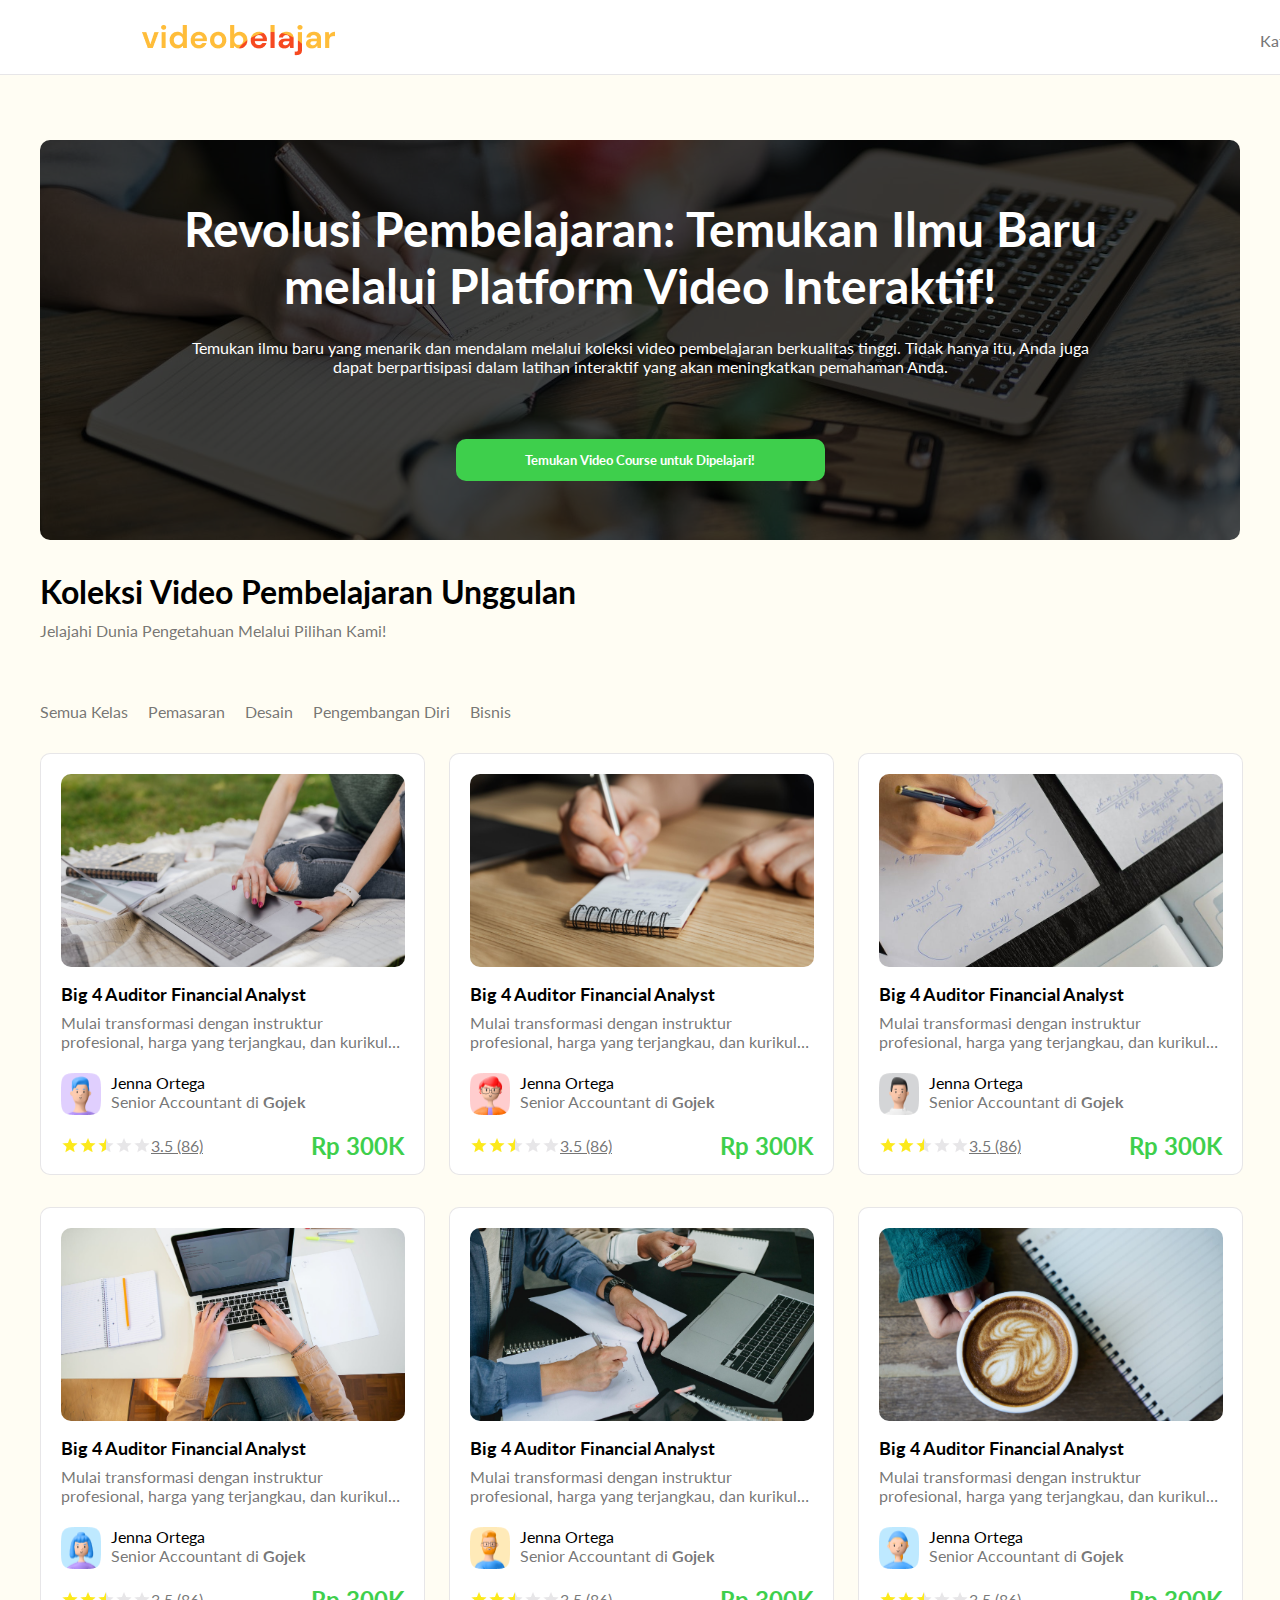
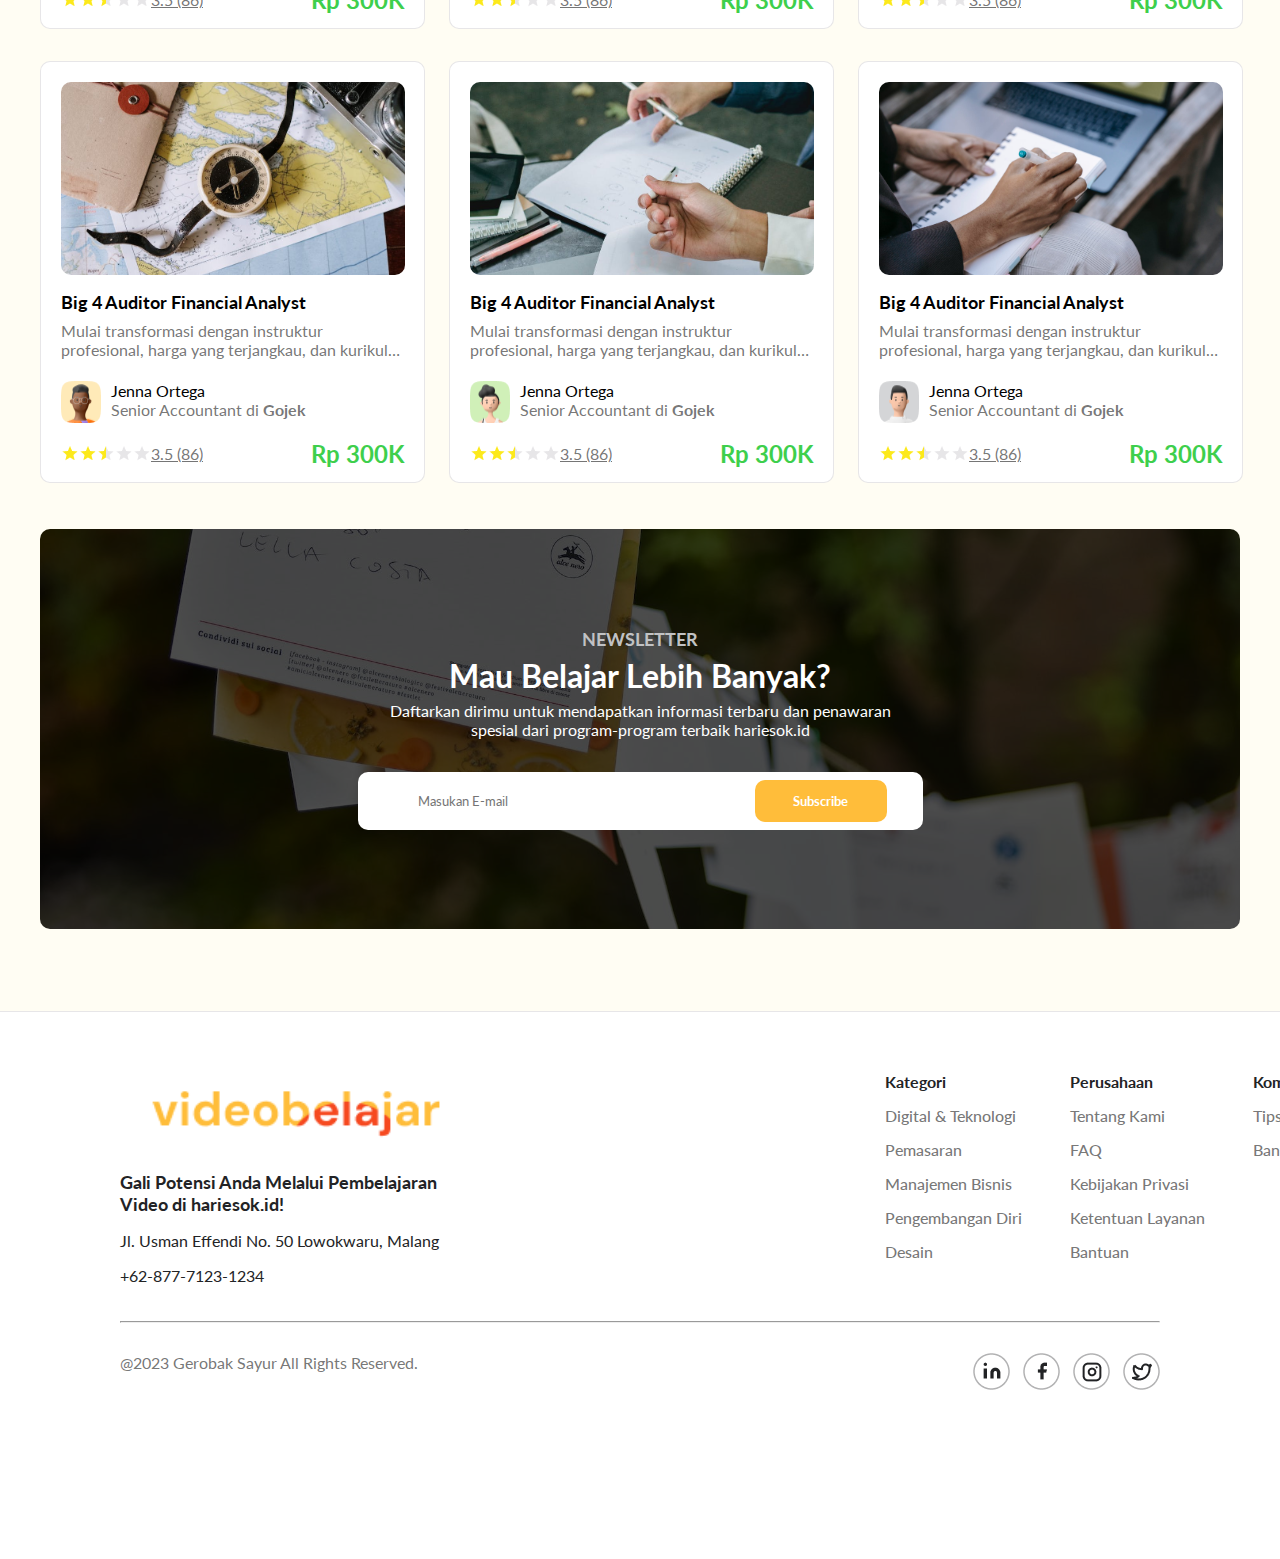
<file: beranda.html>
<!DOCTYPE html>
<html lang="en">
<head>
    <meta charset="UTF-8">
    <meta name="viewport" content="width=device-width, initial-scale=1.0">
    <title>Document</title>
    <link rel="stylesheet" href="styles/beranda.css">
</head>
<body>
            
    <!-- NAV -->
    <nav>
        <div class="nav-img">
            <img src="./images/icon/Logo.png" alt="logo.videobelajar">
            <p class="nav-text">Kategori</p>
        </div>
        <div class="ava-contain">
            <img src="images/icon/background/ava.png" alt="ava.png" style="width: 44px; height: 44px; border-radius: 10px;">
        </div>
    </nav>
    <!-- END NAV -->
    <div class="container">
    <!-- TOP CONTENT -->
    <div class="top">  
        <div class="top-content">
            <h1>Revolusi Pembelajaran: Temukan Ilmu Baru melalui Platform Video Interaktif!</h1>
            <p>Temukan ilmu baru yang menarik dan mendalam melalui koleksi video pembelajaran berkualitas tinggi. 
            Tidak hanya itu, Anda juga dapat berpartisipasi dalam latihan interaktif yang akan meningkatkan pemahaman Anda.</p>
        </div>
        <a href="#">
            <button type="button" class="btn-top">Temukan Video Course untuk Dipelajari!</button>
        </a>
    </div>
    <!-- END TOP CONTENT -->
    
    <!-- CARD -->
    <div class="content">
        <div>
            <h3 style="margin-bottom: 10px;">Koleksi Video Pembelajaran Unggulan</h3>
            <p style="color: rgba(51, 51, 51, 0.68);">Jelajahi Dunia Pengetahuan Melalui Pilihan Kami!</p>
        </div>    
        <ul id="content-link" style="color: rgba(51, 51, 51, 0.68);">
            <li>Semua Kelas</li>
            <li>Pemasaran</li>
            <li>Desain</li>
            <li>Pengembangan Diri</li>
            <li>Bisnis</li>
        </ul>
        <div class="card-flex">
            <!--CARD 1-->
            <div class="card">
                <div class="card-media">
                    <img src="images/icon/background/card1.jpeg" alt="card.png" class="img-card">
                    <div class="card-media2">
                        <div class="content-card">
                            <h6>Big 4 Auditor Financial Analyst</h6>
                            <p id="">Mulai transformasi dengan instruktur <br>profesional, harga yang terjangkau, dan  kurikulum terbaik</p>                           
                        </div>
                        <div class="ava-card">
                            <img src="images/icon/Avatar1.png" alt="">
                            <div>
                                <span>Jenna Ortega</span>
                                <p>Senior Accountant di <b>Gojek</b></p>
                            </div>
                        </div>
                    </div>                   
                </div>
                <div class="rating-card">
                    <div class="rating-star">
                        <img src="images/icon/Rating.png" alt="">
                        <p><u>3.5 (86)</u></p>
                    </div>    
                    <h4>Rp 300K</h4>
                </div>
            </div>
            <!--CARD 2-->
            <div class="card">
                <div class="card-media">
                    <img src="images/icon/background/card2.jpeg" alt="card.png" class="img-card">
                    <div class="card-media2">
                        <div class="content-card">
                            <h6>Big 4 Auditor Financial Analyst</h6>
                            <p>Mulai transformasi dengan instruktur <br>profesional, harga yang terjangkau, dan  kurikulum terbaik</p>                          
                        </div>
                        <div class="ava-card">
                            <img src="images/icon/Avatar2.png" alt="">
                            <div>
                                <span>Jenna Ortega</span>
                                <p>Senior Accountant di <b>Gojek</b></p>
                            </div>
                        </div>
                    </div>
                </div>
                <div class="rating-card">
                    <div class="rating-star">
                        <img src="images/icon/Rating.png" alt="">
                        <p><u>3.5 (86)</u></p>
                    </div>    
                    <h4>Rp 300K</h4>
                </div>
            </div>
            <!--CARD 3-->
            <div class="card">
                <div class="card-media">
                    <img src="images/icon/background/card3.jpeg" alt="card.png" class="img-card">
                    <div class="card-media2">
                        <div class="content-card">
                            <h6>Big 4 Auditor Financial Analyst</h6>
                            <p id="">Mulai transformasi dengan instruktur <br>profesional, harga yang terjangkau, dan  kurikulum terbaik</p>                           
                        </div>
                        <div class="ava-card">
                            <img src="images/icon/Avatar3.png" alt="">
                            <div>
                                <span>Jenna Ortega</span>
                                <p>Senior Accountant di <b>Gojek</b></p>
                            </div>
                        </div>
                    </div>                   
                </div>
                <div class="rating-card">
                    <div class="rating-star">
                        <img src="images/icon/Rating.png" alt="">
                        <p><u>3.5 (86)</u></p>
                    </div>    
                    <h4>Rp 300K</h4>
                </div>
            </div>
        </div>
        
        <div class="card-flex">
            <!--CARD 4-->
            <div class="card">
                <div class="card-media">
                    <img src="images/icon/background/card4.jpeg" alt="card.png" class="img-card">
                    <div class="card-media2">
                        <div class="content-card">
                            <h6>Big 4 Auditor Financial Analyst</h6>
                            <p id="">Mulai transformasi dengan instruktur <br>profesional, harga yang terjangkau, dan  kurikulum terbaik</p>                           
                        </div>
                        <div class="ava-card">
                            <img src="images/icon/Avatar4.png" alt="">
                            <div>
                                <span>Jenna Ortega</span>
                                <p>Senior Accountant di <b>Gojek</b></p>
                            </div>
                        </div>
                    </div>                   
                </div>
                <div class="rating-card">
                    <div class="rating-star">
                        <img src="images/icon/Rating.png" alt="">
                        <p><u>3.5 (86)</u></p>
                    </div>    
                    <h4>Rp 300K</h4>
                </div>
            </div>
            <!--CARD 5-->
            <div class="card">
                <div class="card-media">
                    <img src="images/icon/background/card5.jpeg" alt="card.png" class="img-card">
                    <div class="card-media2">
                        <div class="content-card">
                            <h6>Big 4 Auditor Financial Analyst</h6>
                            <p id="">Mulai transformasi dengan instruktur <br>profesional, harga yang terjangkau, dan  kurikulum terbaik</p>                           
                        </div>
                        <div class="ava-card">
                            <img src="images/icon/Avatar5.png" alt="">
                            <div>
                                <span>Jenna Ortega</span>
                                <p>Senior Accountant di <b>Gojek</b></p>
                            </div>
                        </div>
                    </div>                   
                </div>
                <div class="rating-card">
                    <div class="rating-star">
                        <img src="images/icon/Rating.png" alt="">
                        <p><u>3.5 (86)</u></p>
                    </div>    
                    <h4>Rp 300K</h4>
                </div>
            </div>
            <!--CARD 6-->
            <div class="card">
                <div class="card-media">
                    <img src="images/icon/background/card6.jpeg" alt="card.png" class="img-card">
                    <div class="card-media2">
                        <div class="content-card">
                            <h6>Big 4 Auditor Financial Analyst</h6>
                            <p id="">Mulai transformasi dengan instruktur <br>profesional, harga yang terjangkau, dan  kurikulum terbaik</p>                           
                        </div>
                        <div class="ava-card">
                            <img src="images/icon/Avatar6.png" alt="">
                            <div>
                                <span>Jenna Ortega</span>
                                <p>Senior Accountant di <b>Gojek</b></p>
                            </div>
                        </div>
                    </div>                   
                </div>
                <div class="rating-card">
                    <div class="rating-star">
                        <img src="images/icon/Rating.png" alt="">
                        <p><u>3.5 (86)</u></p>
                    </div>    
                    <h4>Rp 300K</h4>
                </div>
            </div>
        </div>
        
        <div class="card-flex">
            <!--CARD 7-->
            <div class="card">
                <div class="card-media">
                    <img src="images/icon/background/card7.jpeg" alt="card.png" class="img-card">
                    <div class="card-media2">
                        <div class="content-card">
                            <h6>Big 4 Auditor Financial Analyst</h6>
                            <p id="">Mulai transformasi dengan instruktur <br>profesional, harga yang terjangkau, dan  kurikulum terbaik</p>                           
                        </div>
                        <div class="ava-card">
                            <img src="images/icon/Avatar7.png" alt="">
                            <div>
                                <span>Jenna Ortega</span>
                                <p>Senior Accountant di <b>Gojek</b></p>
                            </div>
                        </div>
                    </div>                   
                </div>
                <div class="rating-card">
                    <div class="rating-star">
                        <img src="images/icon/Rating.png" alt="">
                        <p><u>3.5 (86)</u></p>
                    </div>    
                    <h4>Rp 300K</h4>
                </div>
            </div>
            <!--CARD 8-->
            <div class="card">
                <div class="card-media">
                    <img src="images/icon/background/card8.jpeg" alt="card.png" class="img-card">
                    <div class="card-media2">
                        <div class="content-card">
                            <h6>Big 4 Auditor Financial Analyst</h6>
                            <p id="">Mulai transformasi dengan instruktur <br>profesional, harga yang terjangkau, dan  kurikulum terbaik</p>                           
                        </div>
                        <div class="ava-card">
                            <img src="images/icon/Avatar8.png" alt="">
                            <div>
                                <span>Jenna Ortega</span>
                                <p>Senior Accountant di <b>Gojek</b></p>
                            </div>
                        </div>
                    </div>                   
                </div>
                <div class="rating-card">
                    <div class="rating-star">
                        <img src="images/icon/Rating.png" alt="">
                        <p><u>3.5 (86)</u></p>
                    </div>    
                    <h4>Rp 300K</h4>
                </div>
            </div>
            <!--CARD 9-->
            <div class="card">
                <div class="card-media">
                    <img src="images/icon/background/card9.jpeg" alt="card.png" class="img-card">
                    <div class="card-media2">
                        <div class="content-card">
                            <h6>Big 4 Auditor Financial Analyst</h6>
                            <p id="">Mulai transformasi dengan instruktur <br>profesional, harga yang terjangkau, dan  kurikulum terbaik</p>                           
                        </div>
                        <div class="ava-card">
                            <img src="images/icon/Avatar9.png" alt="">
                            <div>
                                <span>Jenna Ortega</span>
                                <p>Senior Accountant di <b>Gojek</b></p>
                            </div>
                        </div>
                    </div>                   
                </div>
                <div class="rating-card">
                    <div class="rating-star">
                        <img src="images/icon/Rating.png" alt="">
                        <p><u>3.5 (86)</u></p>
                    </div>    
                    <h4>Rp 300K</h4>
                </div>
            </div>
        </div>        
    </div>
    <!-- END CARD -->

    <!-- BOTTOM CONTENT -->
    <div class="bottom">
        <div class="bottom-content">
            <h6 style="color: rgba(193, 194, 196, 1);">NEWSLETTER</h6>
            <h3 style="color: rgba(255, 255, 255, 1);">Mau Belajar Lebih Banyak?</h3>
            <p style="color: rgba(255, 255, 255, 1);">Daftarkan dirimu untuk mendapatkan informasi terbaru dan penawaran spesial dari program-program terbaik hariesok.id</p>

        </div>
        <form action="#">
            <input type="email" id="email" name="email" placeholder="Masukan E-mail" required> 
            <button class="btn-bottom">Subscribe</button>
        </form>
    </div>
    <!-- END BOTTOM CONTENT -->
    </div>
    <!--FOOTER-->
    <footer>
        <div class="footer-content">
            <div class="content-img">
                <img src="images/icon/Logo.png" alt="logo.png">
                <h6>Gali Potensi Anda Melalui Pembelajaran Video di hariesok.id!</h6>
                <p>Jl. Usman Effendi No. 50 Lowokwaru, Malang</p>
                <p>+62-877-7123-1234</p>
            </div>

            <div class="content-information">
                <div class="information-content">
                    <span class="headP">Kategori</span>
                    <p>Digital & Teknologi</p>
                    <p>Pemasaran</p>
                    <p>Manajemen Bisnis</p>
                    <p>Pengembangan Diri</p>
                    <p>Desain</p>
                </div>
                <div class="information-content">
                    <span class="headP">Perusahaan</span>
                    <p>Tentang Kami</p>
                    <p>FAQ</p>
                    <p>Kebijakan Privasi</p>
                    <p>Ketentuan Layanan</p>
                    <p>Bantuan</p>
                </div>
                <div class="information-content">
                    <span class="headP">Komunitas</span>
                    <p>Tips Sukses</p>
                    <p>Bantuan</p>
                </div>         
            </div>
        </div>
        <hr>
        <div class="copyRight">
            <p>@2023 Gerobak Sayur All Rights Reserved.</p>
            <img src="./images/icon/sosmed logo.png" alt="">
        </div>
    </footer>
    <!--END FOOTER-->
</body>
</html>
</file>
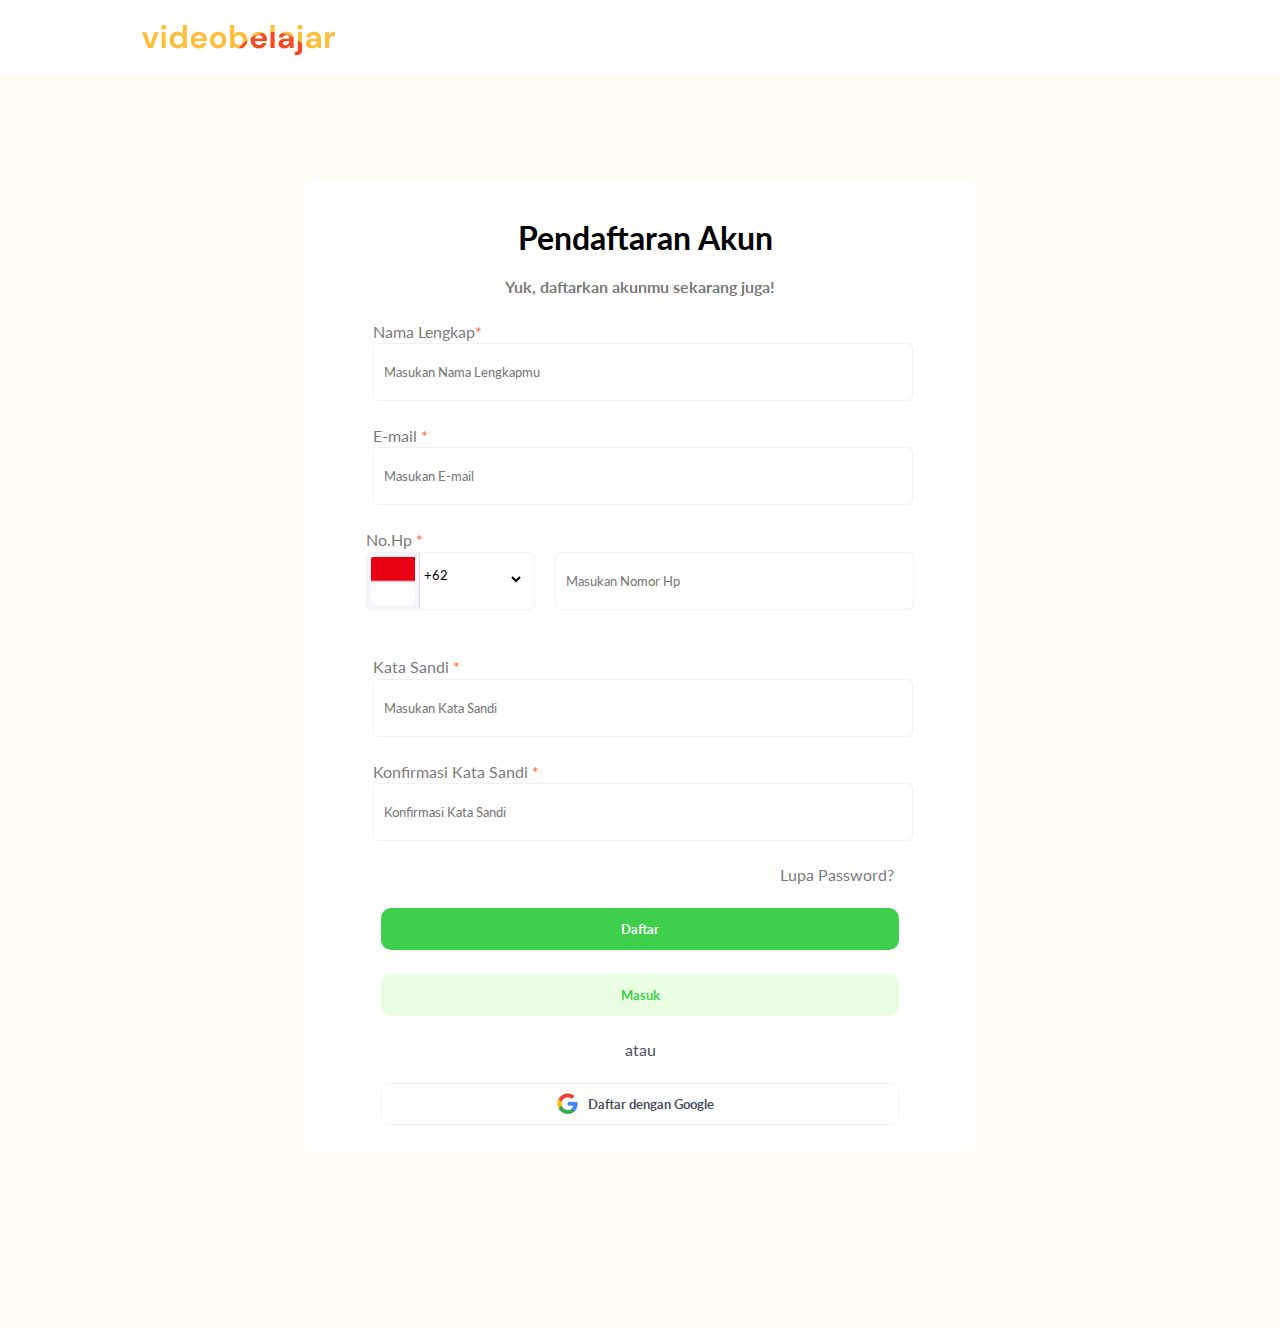
<file: daftar.html>
<!DOCTYPE html>
<html lang="en">
<head>
    <meta charset="UTF-8">
    <meta name="viewport" content="width=device-width, initial-scale=1.0">
    <title>videobelajar</title>
    <link rel="stylesheet" href="styles/daftar.css">
</head>
<body>
    <nav>
        <img src="./images/icon/Logo.png" alt="logo.videobelajar">
    </nav>
    <div class="container">
        <form action="beranda.html">
            <div class="content">
                <h3 class="title">Pendaftaran Akun</h3>
                <p class="subtitle">Yuk, daftarkan akunmu sekarang juga! </p>
            </div>    
            <fieldset>
                <label for="nama">Nama Lengkap<span>*</span>
                    <input type="text" id="nama" name="nama" placeholder="Masukan Nama Lengkapmu" required>
                </label>
                <label for="email">E-mail <span>*</span>
                    <input type="text" id="email" name="email" placeholder="Masukan E-mail" required>
                </label>

                <div>
                    <label for="nomor" class="nomorHp">No.Hp <span>*</span>
                        <div class="flag-option">
                            <div class="flag-contain">
                                <img src="images/icon/flag.png" alt="flag.png" class="flag">
                                <select name="country-code" id="country-code-select" class="nomor">
                                    <option value="indonesia" selected disabled>+62</option>
                                </select>
                            </div>
                            <input type="tel" id="nomor" name="nomor" placeholder="Masukan Nomor Hp" class="input-nomor" required>
                        </div>                     
                    </label>
                </div>

                <label for="password">Kata Sandi <span>*</span> 
                    <input type="password" id="kataSandi" name="kataSandi" placeholder="Masukan Kata Sandi" required >
                </label> <!-- <img src="./images/icon/Vector.png" class="mata-satu"> -->
                <label for="password">Konfirmasi Kata Sandi <span>*</span> 
                    <input type="password" id="konfirmasiKataSandi" name="konfirmasiKataSandi" placeholder="Konfirmasi Kata Sandi" required >
                </label> <!-- <img src="./images/icon/Vector2.png" class="mata-dua"> -->
            
                <a href="#" class="forgetPw">Lupa Password?</a>
                
                <a href="#">
                    <button type="submit" class="btn btn-login">Daftar</button>
                </a>
                <a href="login.html">
                    <button type="button" class="btn btn-register">Masuk</button>
                </a>
                <div class="separator">atau</div>
                <a href="https://myaccount.google.com">
                    <button type="button" class="btn-google">
                        <img src="./images/icon/logos_google-icon.png">
                        <p>Daftar dengan Google</p>
                    </button>
                </a>
            </fieldset>
        </form>
    </div>
    
</body>
</html>
</file>
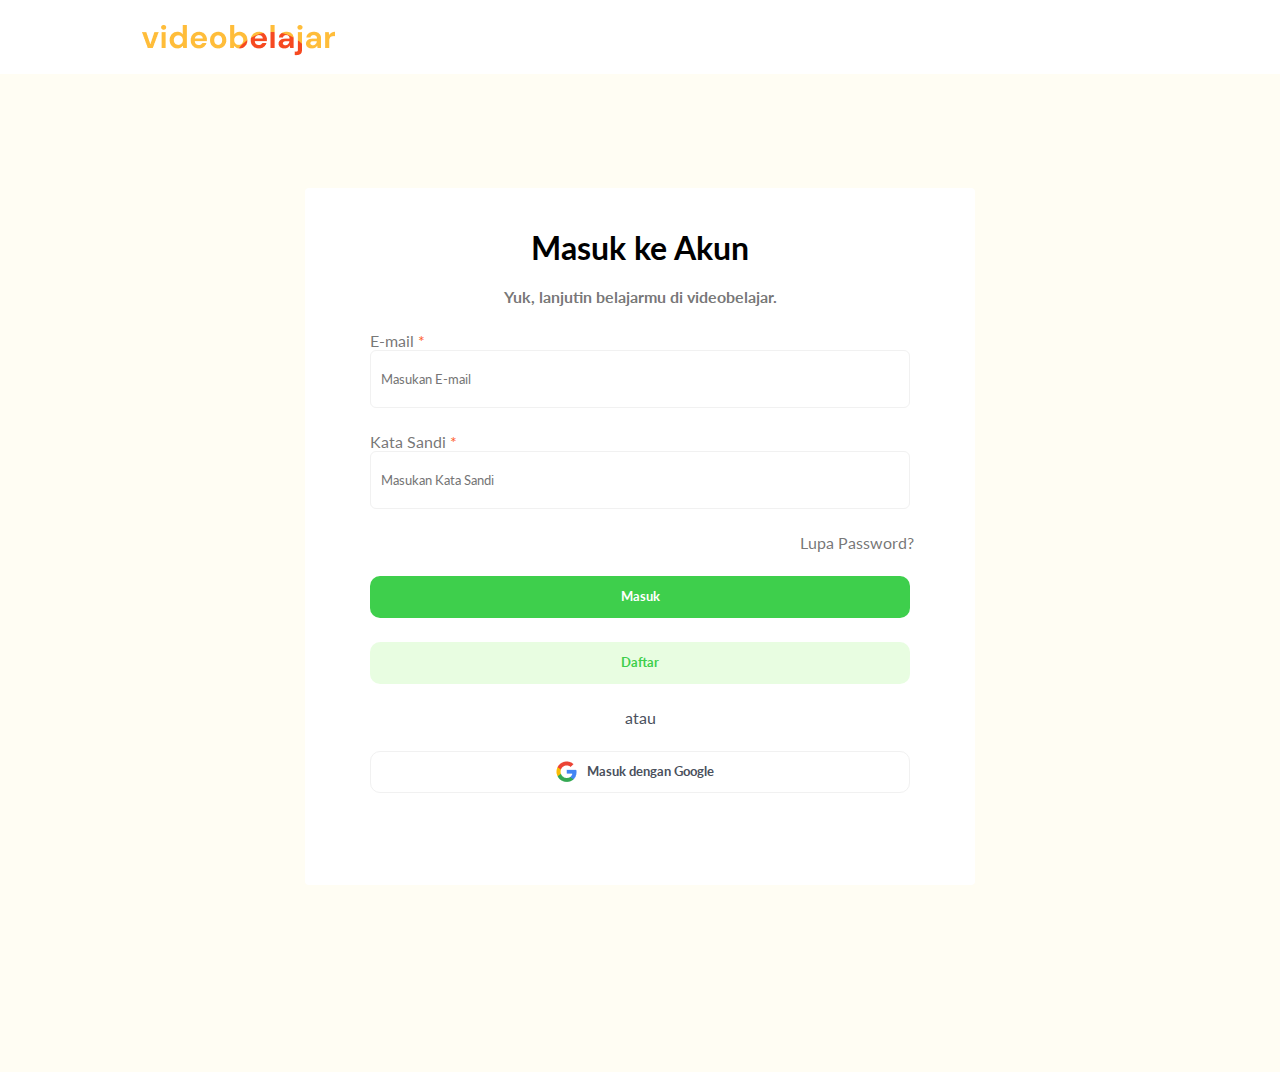
<file: login.html>
<!DOCTYPE html>
<html lang="en">
<head>
    <meta charset="UTF-8">
    <meta name="viewport" content="width=device-width, initial-scale=1.0">
    <title>videobelajar</title>
    <link rel="stylesheet" href="styles/login.css">
</head>
<body>
    <nav>
        <img src="./images/icon/Logo.png" alt="logo.videobelajar">
    </nav>
    <div class="container">
        <form action="beranda.html">
            <div class="content">
                <h3 class="title">Masuk ke Akun</h3>
                <p class="subtitle">Yuk, lanjutin belajarmu di videobelajar.</p>
            </div>    
            <fieldset>
                <label for="email">E-mail <span>*</span>
                    <input type="text" id="email" name="email" placeholder="Masukan E-mail" required>
                </label>

                <label for="password">Kata Sandi <span>*</span> 
                    <input type="password" id="kataSandi" name="kataSandi" placeholder="Masukan Kata Sandi" required > 
                </label>
            
                <a href="#" class="forgetPw">Lupa Password?</a>           
                <button type="submit" class="btn btn-login">Masuk</button>
                
                <a href="daftar.html">
                    <button type="button" class="btn btn-register">Daftar</button>
                </a>
                <div class="separator">atau</div>
                <a href="https://myaccount.google.com">
                    <button type="button" class="btn-google">
                        <img src="./images/icon/logos_google-icon.png">
                        <p>Masuk dengan Google</p>
                    </button>
                </a>
            </fieldset>
        </form>
    </div>
    
</body>
</html>
</file>
<file: styles/beranda.css>
@import "color.css";
@import "typography.css";

* {
    margin: 0;
    padding: 0;
}

body{
    background-color: rgba(255, 253, 243, 1);
    height: 3088px;
    top: 3678px;
    left: -18813px;
}


nav{ 
    height: 50px;
    padding-left: 120px;
    padding-right: 120px;
    padding-top: 12px;
    padding-bottom: 12px;
    gap: 36px;
    background-color: rgba(255, 255, 255, 1);
    display: flex;  
    border-bottom: 1px solid rgba(58, 53, 65, 0.12);
    position: fixed;

}

.nav-img{
    width: 1200px;
    height: 56px;
    display: flex;
    align-items: center;
    justify-content: space-between;
}

.nav-img{
    font-weight: 500;
    color: rgba(51, 51, 51, 0.68);
}

.ava-contain{
    margin-top: 5px;
}

.container{
    display: flex;
    flex-direction: column;
    justify-content: center;
    align-items: center;
    gap: 32px;
}

.top{
    background: url(../images/icon/background/background.jpg) no-repeat center center rgba(0, 0, 0, 0.7);
    background-size: cover;
    background-blend-mode: darken;
    width: 1200px;
    height: 400px;
    margin-right: 140px;
    margin-left: 140px;
    margin-top: 140px;
    border-radius: 10px;
    gap: 24px;
    display: flex;
    justify-content: center;
    align-items: center;
    flex-direction: column;
    text-align: center;
}

.top-content{
    display: flex;
    flex-direction: column;
    gap: 24px;
    width: 920px;
    height: 215px;
    color: rgba(255, 255, 255, 1);
}
    

.btn-top{
    width: 369px;
    height: 42px;
    font-weight: 700;
    border-radius: 10px;
    border-style: none;
    color: rgba(255, 255, 255, 1);
    background-color: rgba(62, 207, 76, 1);
    cursor: pointer;
}

.content{
    width: 1200px;
    height: 1525px;
    display: flex;
    flex-direction: column;
    gap: 32px;
    
}

#content-link{
    display: flex;
    list-style: none;
    padding-top: 30px;
    gap: 20px;
    
}

li{
    cursor: pointer;
}

li:hover {
    color: rgba(246, 73, 32, 1);
}

.card-flex{
    display: flex;
    gap: 24px;
}

.card{
    width: 343px;
    height: 380px;
    border-radius: 10px;
    padding: 20px;
    gap: 16px;
    background-color: rgba(255, 255, 255, 1);
    border: 1px solid rgba(58, 53, 65, 0.12);
    display: flex;
    flex-direction: column;
    cursor: pointer;
}

.card-media{
    display: flex;
    flex-direction: column;
    gap: 16px;
}

.card-media2{
    display: flex;
    flex-direction: column;
    gap: 16px;
}

.card p{
    white-space: nowrap;
    overflow: hidden;
    text-overflow: ellipsis;
    color: rgba(51, 51, 51, 0.68);
}

.card h4{
    color: rgba(62, 207, 76, 1);
}

.img-card{
    width: 344px;
    height: 193px;
    border-radius: 10px;
    object-fit: cover;  
    object-position: center;
}

.content-card{
    width: 344px;
    height: 74px;
    display: flex;
    flex-direction: column;
    gap: 8px;
}

.ava-card{
    height: 42px;
    gap: 10px;
    display: flex;
}

.rating-card{
    display: flex;
    justify-content: space-between;
    height: 29px;
}

.rating-star{
    display: flex;
    align-items: center;
}

.bottom{
    background: url(../images/icon/background/background2.png) no-repeat center center rgba(0, 0, 0, 0.7);
    background-size: cover;
    background-blend-mode: darken;
    width: 1200px;
    height: 400px;
    border-radius: 10px;
    margin-bottom: 82px;
    gap: 24px;
    display: flex;
    justify-content: center;
    align-items: center;
    flex-direction: column;
    text-align: center;
}

.bottom-content{
    width: 525px;
    height: 100px;
    display: flex;
    flex-direction: column;
    gap: 6px;
}

form{
    width: 525px;
    height: 58x;
    background-color: rgba(255, 255, 255, 1);
    border-radius: 10px;
    padding-right: 8px;
    padding-top: 8px;
    padding-bottom: 8px;
    padding-left: 32px;
    gap: 0px;
    margin-top: 20px;
    justify-content: space-between;
}

.btn-bottom{
    background-color: rgba(255, 189, 58, 1);
    border-radius: 10px;
    width: 132px;
    height: 42px;
    border: none;
    color: rgba(255, 255, 255, 1);
    font-weight: 700;
    cursor: pointer;
}

input{
    border: none;
    width: 333px;
    height: 42px;
    font-weight: 400;
    color: rgba(51, 51, 51, 0.68);
}

footer{
    background-color: rgba(255, 255, 255, 1);
    height: 427px;
    padding-left: 120px;
    padding-right: 120px;
    padding-top: 60px;
    padding-bottom: 60px;
    border-top: 1px solid rgba(58, 53, 65, 0.12)
}

.footer-content{
    display: flex;
    justify-content: space-between;
    width: 1250px;
    height: 199px;
}

.content-img{
    display: flex;
    flex-direction: column;
    height: 190x;
    width: 352px;
    gap: 16px;
}

.content-img h6{
    font-weight: 700;
    color: rgba(34, 35, 37, 1);
}

.content-img p{
    color: rgba(34, 35, 37, 1);
    font-weight: 400;
}

.content-information{
    display: flex;
    width: 485px;
    height: 199px;
    gap: 48px;
}

.information-content{
    display: flex;
    flex-direction: column;
    gap: 15px;
}

.headP{
    color: rgba(34, 35, 37, 1);
    font-weight: 700;
}

.information-content p{
    color: rgba(51, 51, 51, 0.68);
    font-weight: 500;
}

hr{
    margin-top: 50px;
}

.copyRight{
    display: flex;
    justify-content: space-between;
    margin-top: 30px;
    color: rgba(51, 51, 51, 0.68);
}

@media (max-width: 360px) {
    body {
        padding: 0;
        margin: 0;
    }

    nav {
        width: 360px;
        padding-left: 0px;
        padding-right: 0px;
        height: auto;
        position: fixed;
        border-top: 1px;
        border-bottom: 1px;
        border-width: 1px 0px 1px 0px;
        border-style: solid;
        border-color: rgba(241, 241, 241, 1);
        box-shadow: 5px 5px 20px rgba(62, 67, 74, 0.31);
    }

    nav img {
        width: 50%;
        box-shadow:rgba(51, 51, 51, 0.68)
    }

    nav p {
        display: none;
    }

    .ava-contain{
        display: none;
    }

    .top {
        width: 320px;
        height: 400px;
        gap: 0px;
    }

    .top-content{
        width: 280px;
        height: 262px;
        gap: 12px;
    }

    .top-content h1 {
        font-size: 24px;
    }

    .top-content p{
        font-size: 14px;
    }

    .btn-top{
        width: 280px;
        border-radius: 10px;
    }

    .content {
        width: 320px;
        height: 1483px;
        gap: 20px;
    }

    .content h3 {
        font-size: 24px;
    }

    .content p {
        font-size: 14px;
    } 
    
    #content-link {
        font-size: 11px;
        padding-top: 10px;
        gap: 6px;
    }

    .card{
        width: 300px;
        height: 115px;
        gap: 0px;
        padding: 10px;
    }

    .content-card {
        height: auto;
        width: auto;
    }

    .card span {
        font-size: 14px;
    }

    .content-card p{
        display: none;
    }

    .card-media{
        flex-direction: row;
        gap: 12px;
    }

    .card-media2 {
        justify-content: space-between;
        width: 194px;
        gap: 6px;
    }

    .img-card {
        height: 82px;
        width: 82px;
    }

    .card h6{
        font-size: 16px;
    }

    .ava-card img {
        height: 36px;
        width: 36px;
    }
    
    .ava-card p {
        font-size: 12px;
    }

    .rating-card{
        margin-top: 7px;
    }

    .rating-card h4{
        font-size: 20px;
    }

    .rating-card p {
        font-size: 12px;
    }

    .card-flex {
        flex-direction: column-reverse;
    }


    .bottom{
        width: 320px;
        height: 400px;
        margin-top: 80px;
    }

    .bottom h6{
        font-size: 16px;
    }

    .bottom h3{
        font-size: 24px;
    }

    .bottom p {
        font-size: 14px;
    }

    .bottom-content{
        width: 280px;
        height: 18px;
        gap: 10px;
    }

    form{
        display: flex;
        flex-direction: column;
        background: none;
        width: 280px;
        height: 96px;
        padding: 0;
        margin-top: 150px;
    }

    input{
        width: 280px;
        height: 40px;
        border-radius: 10px;
        text-align: center;
        -webkit-border-radius: 10px;
        -moz-border-radius: 10px;
        -ms-border-radius: 10px;
        -o-border-radius: 10px;
    }
    .btn-bottom{
        width: 280px;
        height: 40px;
        border-radius: 10px;
        text-align: center;
    }

    footer{
        width: 320px;
        padding: 20px;
        display: flex;
        flex-direction: column;
    }

    .footer-content{
        flex-direction: column;
        width: 320px;
        padding-bottom: 40px;
    }

    .content-img{
        height: 148px;
        width: 320px;
        font-size: 14px;
    }

    .content-img img{
        width: 60%;
    }

    .content-img h6{
        font-size: 14px;
    }

    .content-information{
        flex-direction: column;
        gap: 10px;
        width: 320px;
        height: 96px;
        margin-top: 24px;
    }

    .headP{
        font-size: 16px;
    }

    .content-information P{
        display: none;
    }

    .copyRight {
        flex-direction: column-reverse;
        margin-top: 10px;
        gap: 8px;
    }

    .copyRight img{
        width: 50%;
    }

}
</file>
<file: styles/daftar.css>
@import "color.css";
@import "typography.css";

* {
    margin: 0;
    padding: 0;
}

body{
    background-color: rgba(255, 253, 243, 1);
    height: 1101px;
    top: 3678px;
    left: -21053px;
}


nav{
    height: 50px;
    width: 100vw;
    padding-left: 120px;
    padding-right: 120px;
    padding-top: 12px;
    padding-bottom: 12px;
    background-color: rgba(255, 255, 255, 1);
    justify-content: space-between;
    position: fixed;
}

.container{
    height: 1200px;
    padding-top: 64px;
    padding-right: 120px;
    padding-bottom: 64px;
    padding-left: 120px;
    gap: 36px;
    display: flex;
    justify-content: center;
    align-items: center;
}

form {
    width: 590px;
    height: 893px;
    padding: 40px;
    border-radius: 4px;
    border: 1px;
    border-color: rgba(241, 241, 241, 1);
    gap: 36px;
    background-color: rgba(255, 255, 255, 1);
    align-items: center;
    display: flex;
    flex-direction: column;
}

.content {
    width: 525px;
    height: 67px;
    gap: 10px;
    align-items: center;
    display: flex;
    flex-direction: column;
    
}

.subtitle {
    color: rgba(51, 51, 51, 0.68);
}
.title {
    margin-left: 10px;
}

fieldset {
    width: 518px;
    height: 442px;
    gap: 24px;
    align-items: center;
    display: flex;
    flex-direction: column;
    border: none;
}

input {
    width: 518px;
    height: 48px;
    padding-left: 10px;
    padding-right: 10px;
    padding-top: 4px;
    padding-bottom: 4px;
    border-radius: 6px;
    -webkit-border-radius: 6px;
    -moz-border-radius: 6px;
    -ms-border-radius: 6px;
    -o-border-radius: 6px;
    border: 1px solid rgba(241, 241, 241, 1);
}



label{
    width: 200px;
    color: rgba(51, 51, 51, 0.68);
    font-weight: 400;
    line-height: 22.4px;
    margin-right: 335px;
}

.flag-option{
    display: flex;
}

.flag-contain{
    justify-content: center;
    align-items: center;
    display: flex;
    width: 156.67px;
    height: 48px;
    padding-bottom: 6px;
    padding-top: 2px;
    padding-right: 10px;
    border-radius: 6px;
    border: 1px solid rgba(241, 241, 241, 1);
}

.flag{
    width: 44px;
    height: 48px;
    border-right: 1px;
    margin-top: 4px;
    padding-top: 4px; 
    padding-right: 4px;
    padding-bottom: 4px;
    padding-left: 4px;  
    border-top-left-radius: 6px;
    border-bottom-left-radius: 6px;
    background-color: rgba(244, 245, 250, 1);
    border-right: 1px solid rgba(58, 53, 65, 0.12);

}

.nomor{
    width: 156.67px;
    height: 48px;
    font-weight: 400;
    padding-bottom: 8px;
    padding-top: 8x;
    gap: 8px;
    border-radius: 6px;
    border: 1px solid rgba(241, 241, 241, 1);
    background-color: rgba(255, 255, 255, 1);
    border: none;
}

.input-nomor{
    width: 337.33px;
    padding-bottom: 4px;
    padding-top: 4x;
    padding-left: 10px;
    padding-right: 10px;
    margin-left: 20px;
}

a{
    text-decoration: none;
}

.forgetPw {
    margin-left: 430px;
    width: 150px;
    color: rgba(51, 51, 51, 0.68);
}

span{
    color: rgba(255, 92, 43, 1);
}

.btn{
    width: 518px;
    height: 42px;
    border-radius: 10px;
    -webkit-border-radius: 10px;
    -moz-border-radius: 10px;
    -ms-border-radius: 10px;
    -o-border-radius: 10px;
    cursor: pointer;
    border: none;
}

.btn-login{
    background-color: rgba(62, 207, 76, 1);
    color: rgba(255, 255, 255, 1);
    font-weight: 700;
    line-height: 22.4px;
}

.btn-register{
    background-color: rgba(226, 252, 217, 0.8);
    color: rgba(62, 207, 76, 1);
    font-weight: 700;
    line-height: 22.4px;
}

.btn-google{
    background-color: rgba(255, 255, 255, 1);
    display: flex;
    align-items: center;
    justify-content: center;
    color: rgba(74, 80, 92, 1);
    font-weight: 700;
    line-height: 22.4px;
    width: 518px;
    height: 42px;
    border-radius: 10px;
    -webkit-border-radius: 10px;
    -moz-border-radius: 10px;
    -ms-border-radius: 10px;
    -o-border-radius: 10px;
    cursor: pointer;
    border: 1px solid rgba(241, 241, 241, 1)
}

p{
    margin: 10px; 
    color: rgba(74, 80, 92, 1);
    font-weight: 700;
}

.separator{
    color: rgba(74, 80, 92, 1);
}


@media (max-width: 360px) {
    body {
        padding: 0;
        margin: 0;
    }

    nav {
        width: 360px;
        padding-left: 0px;
        padding-right: 0px;
        height: auto;
        position: fixed;
        border-top: 1px;
        border-bottom: 1px;
        border-width: 1px 0px 1px 0px;
        border-style: solid;
        border-color: rgba(241, 241, 241, 1);
        box-shadow: 5px 5px 20px rgba(62, 67, 74, 0.31);
    }

    nav img {
        width: 50%;
        height: 50%;
        box-shadow:rgba(51, 51, 51, 0.68)
    }

    .container {
        flex-direction: column;
        padding: 16px;
        gap: 16px;
        height: 1050px;
    }

    form {
        width: 320px;
        height: 780px;
        padding: 10px;
        border: 1px solid rgba(241, 241, 241, 1);
        border-radius: 6px;
        gap: 20px;
    }

    .content {
        width: 280px;
        gap: 10px;
    }

    .title {
        font-size: 20px;
    }

    .subtitle {
        font-size: 14px;
    }

    fieldset {
        width: 280px;
        height: auto;
        gap: 16px;
    }

    label {
        width: 50%;
        margin-right: 0;
        font-size: 14px;
        text-align: left;
        margin-bottom: 4px;
    }

    input {
        width: 280px;
        height: 40px;
        font-size: 14px;
        margin-right: 150px;
    }

    .input-nomor {
        width: 146px;
    }

    .nomorHp{
        margin-left: 150px;
    }

    .flag-contain{
        width: 105px;
        height: 40px;
        margin-left: 150px;
    }

    .flag{
        height: 40px;
    }

    .forgetPw {
        margin-left: 150px;
        text-align: right;
        font-size: 12px;
    }

    .btn {
        width: 300px;
        height: 34px;
        border-radius: 10px;
        font-size: 14px;
    }

    .btn-google {
        width: 300px;
        font-size: 14px;
        display: flex;
        align-items: center;
        justify-content: center;
    }

}
</file>
<file: styles/login.css>
@import "color.css";
@import "typography.css";

* {
    margin: 0;
    padding: 0;
}

body{
    background-color: rgba(255, 253, 243, 1);
    height: 1024px;
    top: 3678px;
    left: -23302px;
}


nav{
    width: 100vw;
    height: 50px;
    padding-left: 120px;
    padding-right: 120px;
    padding-top: 12px;
    padding-bottom: 12px;
    background-color: rgba(255, 255, 255, 1);
    position: fixed;
}

.container{
    height: 944px;
    padding-top: 64px;
    padding-right: 120px;
    padding-bottom: 64px;
    padding-left: 120px;
    gap: 36px;
    display: flex;
    justify-content: center;
    align-items: center;
}

form {
    width: 590px;
    height: 617px;
    padding: 40px;
    border-radius: 4px;
    border: 1px;
    border-color: rgba(241, 241, 241, 1);
    gap: 36px;
    background-color: rgba(255, 255, 255, 1);
    align-items: center;
    display: flex;
    flex-direction: column;
}

.content {
    width: 525px;
    height: 67px;
    gap: 10px;
    align-items: center;
    display: flex;
    flex-direction: column;
    
}

.subtitle {
    color: rgba(51, 51, 51, 0.68);
}

fieldset {
    width: 518px;
    height: 442px;
    gap: 24px;
    align-items: center;
    display: flex;
    flex-direction: column;
    border: none;
}

input {
    width: 518px;
    height: 48px;
    padding-left: 10px;
    padding-right: 10px;
    padding-top: 4px;
    padding-bottom: 4px;
    border-radius: 6px;
    border: 1px solid rgba(241, 241, 241, 1)

}
label{
    width: 100px;
    color: rgba(51, 51, 51, 0.68);
    font-weight: 400;
    margin-right: 440px;
}

a{
    text-decoration: none;
}

.forgetPw {
    margin-left: 470px;
    width: 150px;
    color: rgba(51, 51, 51, 0.68);
}

span{
    color: rgba(255, 92, 43, 1);
}

.btn{
    width: 540px;
    height: 42px;
    border-radius: 10px;
    cursor: pointer;
    border: none;
}

.btn-login{
    background-color: rgba(62, 207, 76, 1);
    color: rgba(255, 255, 255, 1);
    font-weight: 700;
    line-height: 22.4px;
}

.btn-register{
    background-color: rgba(226, 252, 217, 0.8);
    color: rgba(62, 207, 76, 1);
    font-weight: 700;
    line-height: 22.4px;
}

.btn-google{
    background-color: rgba(255, 255, 255, 1);
    display: flex;
    align-items: center;
    justify-content: center;
    color: rgba(74, 80, 92, 1);
    font-weight: 700;
    line-height: 22.4px;
    width: 540px;
    height: 42px;
    border-radius: 10px;
    cursor: pointer;
    border: 1px solid rgba(241, 241, 241, 1);
    -webkit-border-radius: 10px;
    -moz-border-radius: 10px;
    -ms-border-radius: 10px;
    -o-border-radius: 10px;
}

p{
    margin: 10px;
    color: rgba(74, 80, 92, 1);
    font-weight: 700;
}

.separator{
    color: rgba(74, 80, 92, 1);
}

@media (max-width: 360px) {
    body {
        padding: 0;
        margin: 0;
    }

    nav {
        width: 360px;
        padding-left: 0px;
        padding-right: 0px;
        height: auto;
        position: fixed;
        border-top: 1px;
        border-bottom: 1px;
        border-width: 1px 0px 1px 0px;
        border-style: solid;
        border-color: rgba(241, 241, 241, 1);
        box-shadow: 5px 5px 20px rgba(62, 67, 74, 0.31);
    }

    nav img {
        width: 50%;
        height: 50%;
        box-shadow:rgba(51, 51, 51, 0.68)
    }

    .container {
        flex-direction: column;
        padding: 16px;
        gap: 16px;
        height: 790px;
    }

    form {
        width: 320px;
        height: 514px;
        padding: 10px;
        border: 1px solid rgba(241, 241, 241, 1);
        border-radius: 6px;
        gap: 20px;
    }

    .content {
        width: 280px;
        gap: 10px;
    }

    .title {
        font-size: 20px;
    }

    .subtitle {
        font-size: 14px;
    }

    fieldset {
        width: 280px;
        height: auto;
        gap: 16px;
    }

    label {
        width: 50%;
        margin-right: 0;
        font-size: 14px;
        text-align: left;
        margin-bottom: 4px;
    }

    input {
        width: 280px;
        height: 40px;
        font-size: 14px;
        margin-right: 290px;
    }

    .forgetPw {
        margin-left: 150px;
        text-align: right;
        font-size: 12px;
    }

    .btn {
        width: 300px;
        height: 34px;
        border-radius: 10px;
        font-size: 14px;
    }

    .btn-google {
        width: 300px;
        font-size: 14px;
        display: flex;
        align-items: center;
        justify-content: center;
    }

}
</file>
